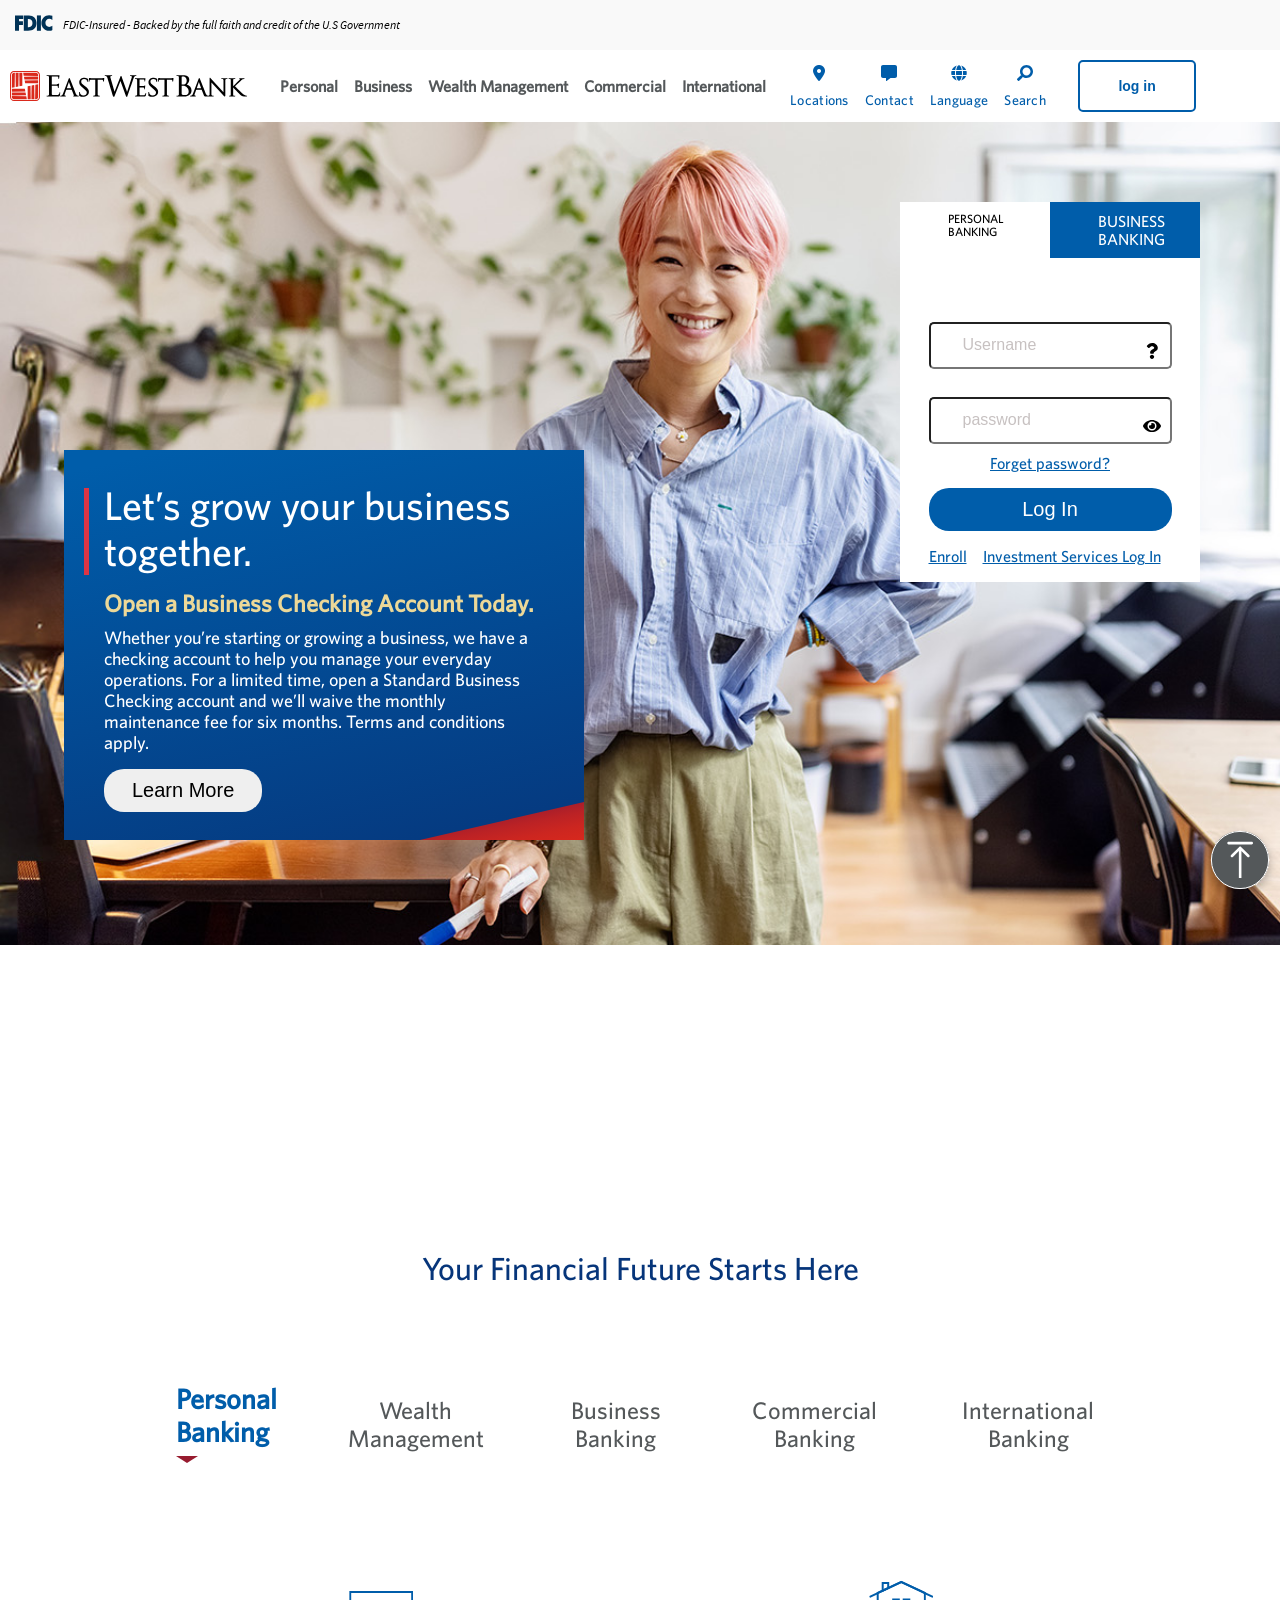
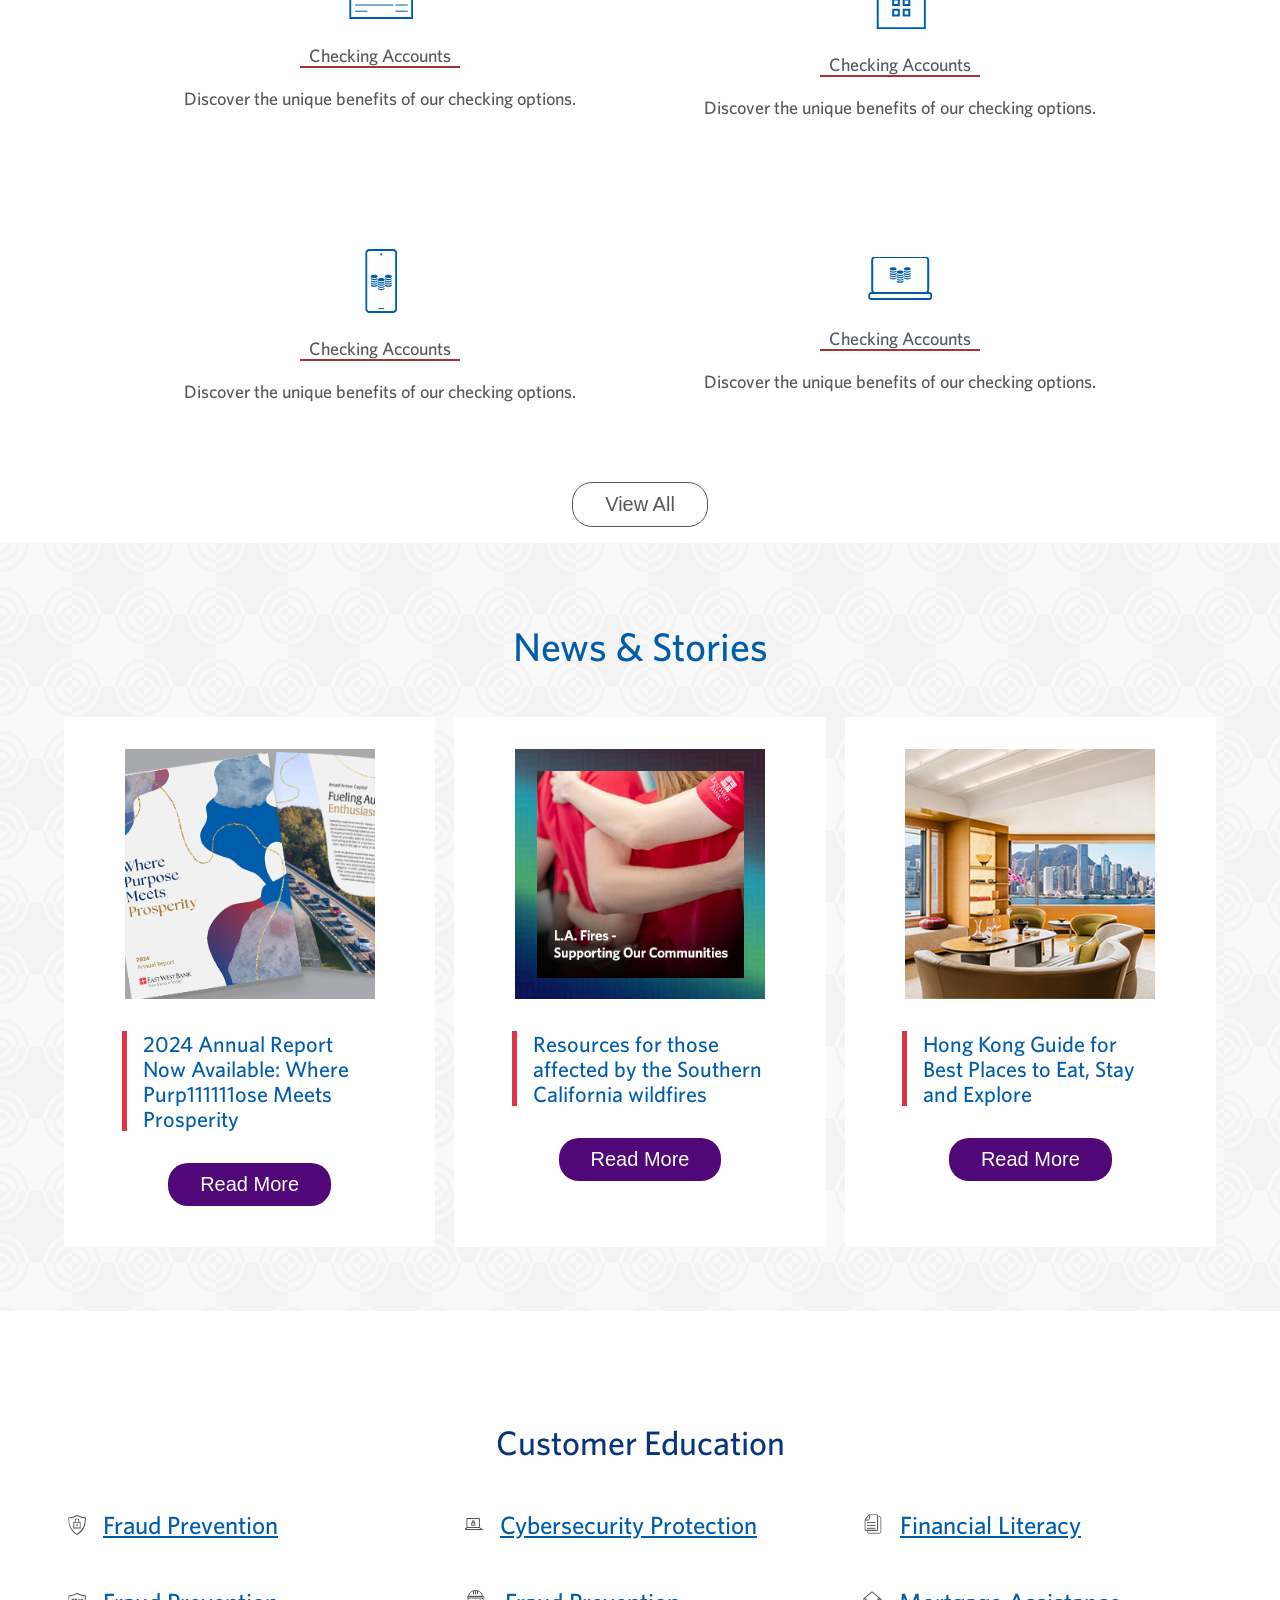
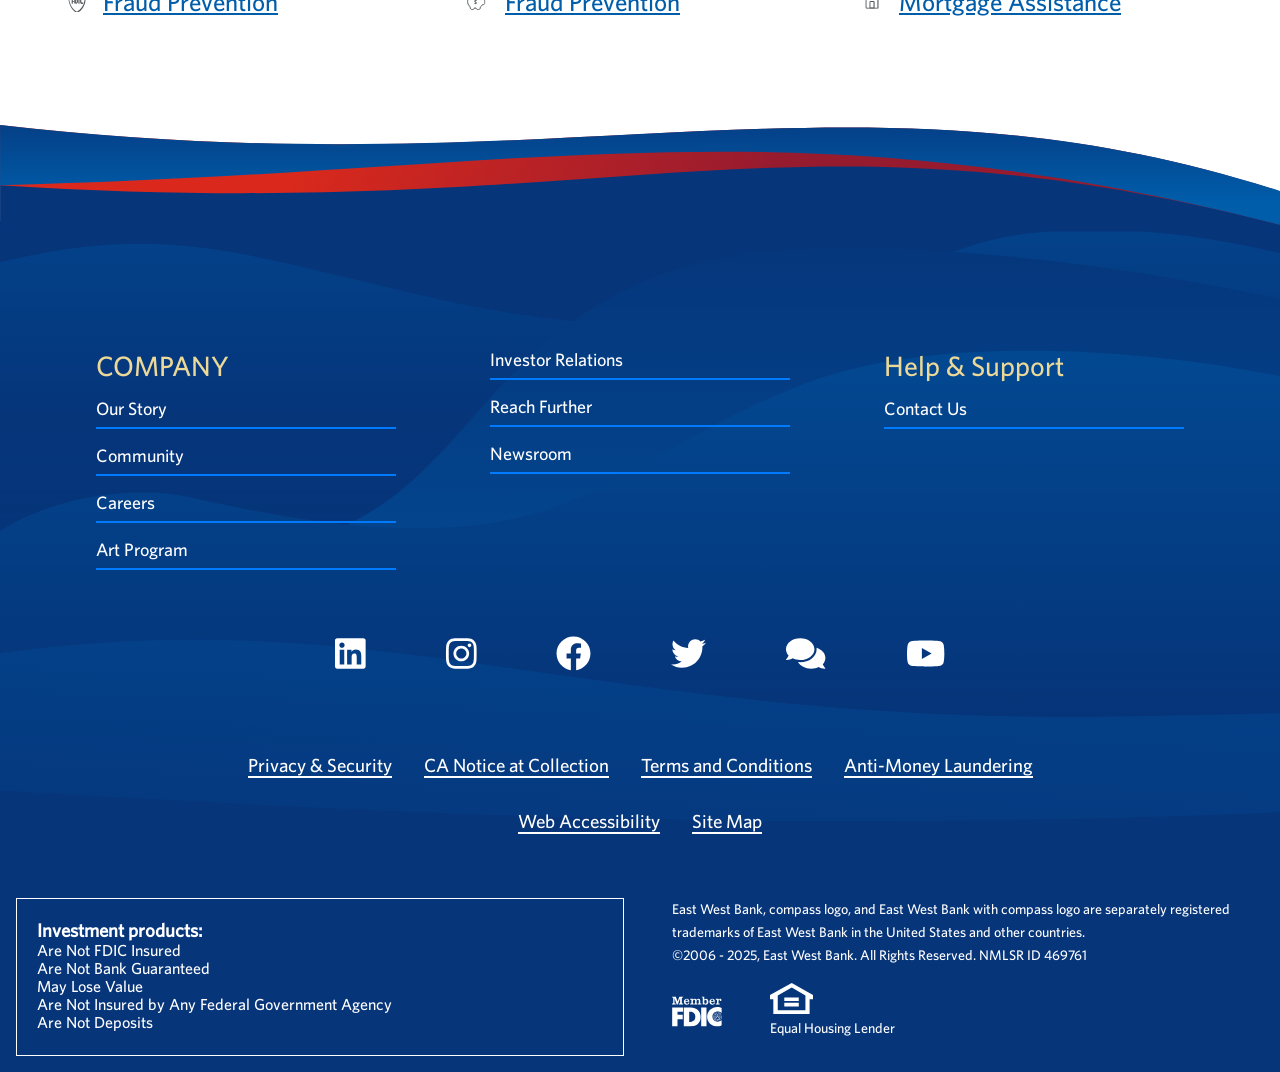
<file: docs/index.html>
<!DOCTYPE html>
<html lang="en">

<head>
    <meta charset="UTF-8">
    <meta name="viewport" content="width=device-width, initial-scale=1.0">
    <title>Document</title>
    <link rel="stylesheet" href="https://cdnjs.cloudflare.com/ajax/libs/font-awesome/6.0.0-beta3/css/all.min.css">
    <script src="./script/all.js"></script>
    <link rel="stylesheet" href="./style/style.css">
      
</head>

<body>
    <header>
        <nav>
            <div class="alert-navbar">
                <div class="top-nav-logo">
                    <img src="./assets/icons/US-FDIC-Logo-letters.svg" alt="">
                </div>
                <div class="topnav_text">
                    <p>FDIC-Insured - Backed by the full faith and credit of the U.S Government</p>
                </div>
            </div>
            <div class="main_navbar">
                <div class="nav_img">
                    <div class="humbuger_menu">
                        <span><i class="fa fa-bars"></i></span>
                    </div>
                    <img src="./assets/icons/EWB_Logo_Horz_black.svg" alt="">
                </div>
                <div class="nav_container">

                    <div class="nav_links">
                        <a href="">personal</a>
                        <a href="">business</a>
                        <a href="">wealth management</a>
                        <a href="">commercial</a>
                        <a href="">international</a>
                    </div>
                    <div class="nav_utilities">
                        <div class="utility">

                            <div class="location">
                                <span class="icon"><i class="fa-solid  fa-location-dot"></i></span>
                                <p>locations</p>
                            </div>
                            <div class="contact">
                                <span class="icon"><i class="fas fa-comment-alt"></i></span>
                                <p>contact</p>
                            </div>
                            <div class="language">
                                <span class="icon"><i class="fas fa-globe"></i></span>
                                <p>language</p>
                            </div>

                            <div class="search">
                                <span class="icon"><i class="fas fa-search fa-rotate-90"></i></span>
                                <p>search</p>
                            </div>
                        </div>
                    </div>
                </div>
                <button class="btn">log in</button>
            </div>
        </nav>
    </header>
    <section>
        <div class="hero_section">
            <div class="form_model">
                <div class="model_bar">
                    <p>PERSONAL BANKING</p>
                    <span class="model_span">BUSINESS BANKING </span>
                </div>
                <div class="form_field">
                    <span class="input">
                        <input type="text" id="input" placeholder="Username" name="">
                        <span class="icon"><i class="fas fa-question"></i></span>
                    </span> <br>
                    <span class="input">
                        <input type="text" id="input" placeholder="password" name="">
                        <span class="icon"><i class="fas fa-eye"></i></span>
                    </span>
                    <div class="forget_password">
                        <span><a href="">Forget password?</a></span>
                    </div>
                    <div class="form_btn">
                        <button>Log in</button>
                    </div>
                    <div class="enroll">
                        <a href="">Enroll</a>
                        <a href="">Investment Services Log In</a>

                    </div>
                </div>

            </div>
            <div class="model">
                <h1>Let’s grow your business together. </h1>
                <span class="border"></span>
                <h3>Open a Business Checking Account Today.</h3>
                <P>Whether you’re starting or growing a business, we have a checking account to help you manage your
                    everyday operations. For a limited time, open a Standard Business Checking account and we’ll waive
                    the monthly maintenance fee for six months. Terms and conditions apply.</P>
                <button class="btn_ctr">learn more</button>
            </div>
        </div>

    </section>


    <section>
        <div class="details_section ">
            <h1 class="tittle">Your Financial Future Starts Here</h1>
            <div class="stats wrapper">
                <div class="stats_text">
                    <h1>Personal <br>
                        Banking</h1>
                    <img src="./assets/icons/tab-caret.svg" alt="">
                </div>
                <a href="">Wealth Management</a>
                <a href="">Business Banking</a>
                <a href="">Commercial Banking</a>
                <a href="">International Banking </a>

            </div>

            <div class="details_card_container">
                <article class="card">
                    <div class="card_img">
                        <img src="./assets/images/account.png" alt="">
                    </div>
                    <div class="card_title">
                        <p class="sub_titile">Checking Accounts</p>
                        <p>Discover the unique benefits of our checking options.</p>
                    </div>
                </article>
                <article class="card">
                    <div class="card_img">
                        <img src="./assets/images/house.png" alt="">
                    </div>
                    <div class="card_title">
                        <p class="sub_titile">Checking Accounts</p>
                        <p>Discover the unique benefits of our checking options.</p>
                    </div>
                </article>
                <article class="card">
                    <div class="card_img">
                        <img src="./assets/images/phoneMOney.png" alt="">
                    </div>
                    <div class="card_title">
                        <p class="sub_titile">Checking Accounts</p>
                        <p>Discover the unique benefits of our checking options.</p>
                    </div>
                </article>
                <article class="card">
                    <div class="card_img">
                        <img src="./assets/images/money.png" alt="">
                    </div>
                    <div class="card_title">
                        <p class="sub_titile">Checking Accounts</p>
                        <p>Discover the unique benefits of our checking options.</p>
                    </div>
                </article>
            </div>
            <button class="btn_ctr">View All</button>
        </div>

    </section>

    <section>
        <div class="news" id="#">
            <h1>News & Stories</h1>
            <div class="news_card wrapper">
                <article class="card">
                    <div class="card_container">

                        <div class="card_img" >
                            <img id="hero_img" src="./assets/images/2024_EWB-Annual-Report_320x320.png" alt="">
                        </div>
                        <div class="card_title">
                            <h2>2024 Annual Report Now Available: Where Purp111111ose Meets Prosperity</h2>
                        </div>
                        <button class="btn1">Read More</button>
                    </div>

                </article>
                <article class="card">
                    <div class="card_container">

                        <div class="card_img">
                            <img src="./assets/images/la-wildfires-resources-east-west-bank-thumb.jpg" alt="">
                        </div>
                        <div class="card_title">
                            <h2>Resources for those affected by the Southern California wildfires</h2>
                        </div>
                        <button class="btn1">Read More</button>
                    </div>

                </article>
                <article class="card">
                    <div class="card_container">

                        <div class="card_img">
                            <img src="./assets/images/RF_HK-guide_SQ_20250318a.jpg" alt="">
                        </div>
                        <div class="card_title">
                            <h2>Hong Kong Guide for Best Places to Eat, Stay and Explore</h2>
                        </div>
                        <button class="btn1">Read More</button>
                    </div>

                </article>
            </div>
        </div>

        <div class="customer">
            <h1 class="title">Customer Education</h1>
            <div class="customer_card_container">

                <span class="customer_card">
                    <img src="./assets/images/security.png" alt="">
                    <a href="">Fraud Prevention</a>
                </span>
                <span class="customer_card">
                    <img src="./assets/images/protection.png" alt="">
                    <a href="">Cybersecurity Protection</a>
                </span>
                <span class="customer_card">
                    <img src="./assets/images/copy.png" alt="">
                    <a href="">Financial Literacy</a>
                </span>
                <span class="customer_card">
                    <img src="./assets/images/fac.png" alt="">
                    <a href="">Fraud Prevention</a>
                </span>
                <span class="customer_card">
                    <img src="./assets/images/overdraft.png" alt="">
                    <a href="">Fraud Prevention</a>
                </span>
                <span class="customer_card">
                    <img src="./assets/images/mortage.png" alt="">
                    <a href="">Mortgage Assistance</a>
                </span>
            </div>
        </div>
    </section>

    <footer>
        <div class="footer_wave">
            <img src="./assets/icons/footer-wave.svg" alt="">
        </div>

        <div class="footer_links_container">
            <div class="footer_links">
                <h2>COMPANY</h2>
                <a href="">Our Story</a>
                <a href="">Community</a>
                <a href="">Careers</a>
                <a href="">Art Program</a>

            </div>
            <div class="footer_links">
                <a href="">Investor Relations</a>
                <a href="">Reach Further</a>
                <a href="">Newsroom</a>
            </div>

            <div class="footer_links">
                <h2>Help & Support</h2>
                <a href="">Contact Us</a>

            </div>
        </div>

        <div class="socials">
            <div class="social_links">

                <span class="social_icons">
                    <i class="fab fa-linkedin"></i>
                </span>
                <span class="social_icons">
                    <i class="fab fa-instagram"></i>
                </span>
                <span class="social_icons">
                    <i class="fab fa-facebook"></i>
                </span>
                <span class="social_icons">
                    <i class="fab fa-twitter"></i>
                </span>
                <span class="social_icons">
                    <i class="fa fa-comments"></i>
                </span>
                <span class="social_icons">
                    <i class="fab fa-youtube"></i>
                </span>
            </div>
        </div>

        <div class="para_links">
            <div class="links">
                <a href="">Privacy & Security</a>
                <a href="">CA Notice at Collection</a>
                <a href="">Terms and Conditions</a>
                <a href="">Anti-Money Laundering</a>
                <a href="">Web Accessibility</a>
                <a href="">Site Map</a>
            </div>
        </div>

        <div class="investments">
            <div class="investment_groups">
                <div class="stats_one">
                    <h3>Investment products:</h3>

                    <div class="stats_one">
                        <p>Are Not FDIC Insured</p>
                        <p>Are Not Bank Guaranteed</p>
                        <p>May Lose Value</p>
                    </div>
                    <div class="stats_two">
                        <p>Are Not Insured by Any Federal Government Agency</p>
                        <p>Are Not Deposits</p>
                    </div>
                </div>
            </div>

            <div class="investment_details">
                <p>East West Bank, compass logo, and East West Bank with compass logo are separately registered
                    trademarks of East West Bank in the United States and other countries.</p>
                <div class="copy_right">
                    <p>©2006 - 2025, East West Bank. All Rights Reserved.
                        NMLSR ID 469761</p>
                </div>

                <div class="footer_logo">
                    <img src="./assets/icons/FDIC-logo.svg" alt="">
                    <div class="footer_img">
                        <img src="./assets/icons/house-lender.svg" alt="">
                        <p>Equal Housing Lender</p>
                    </div>
                </div>
            </div>
        </div>

        <div class="back-to-top-arrow">
            <a href="#">
                <img src="./assets/icons/back-to-top-arrow.svg" alt="">
            </a>
        </div>
    </footer>
    <script src="./script/index.js"></script>
</body>

</html>
</file>
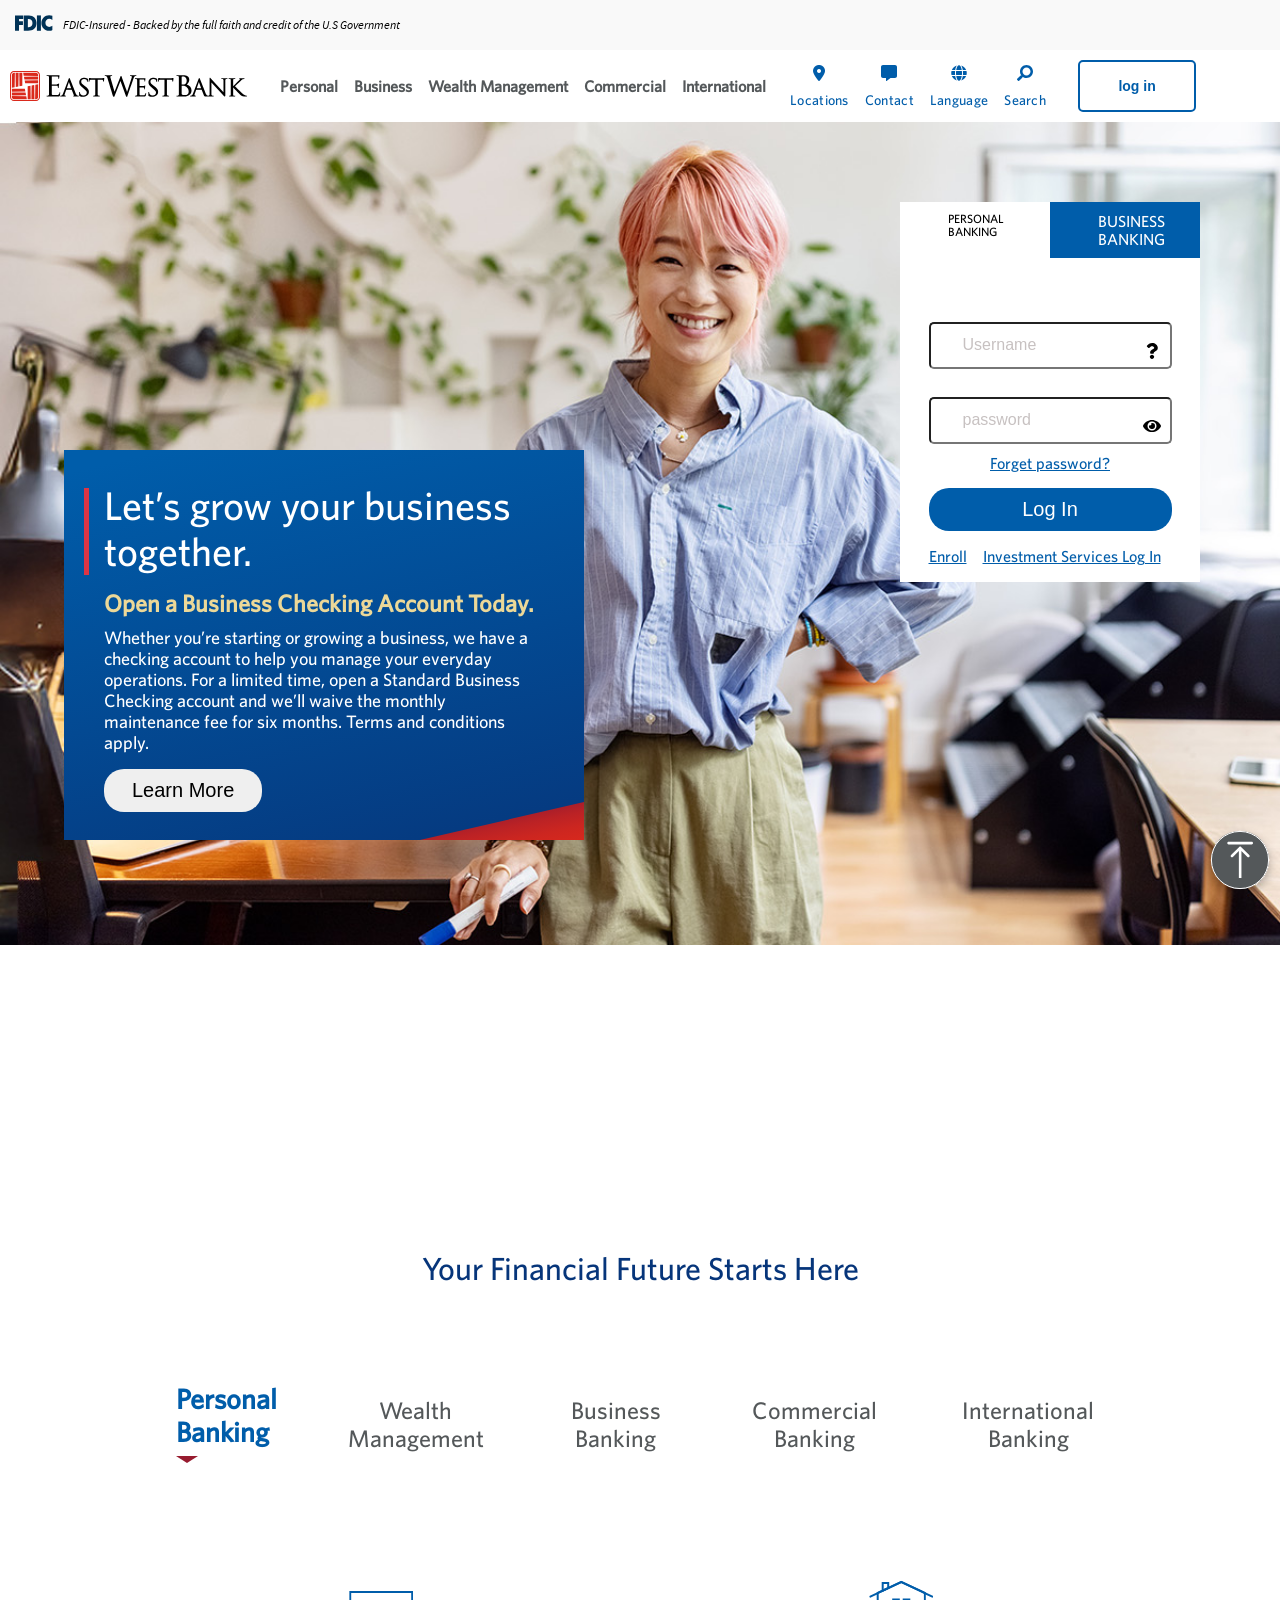
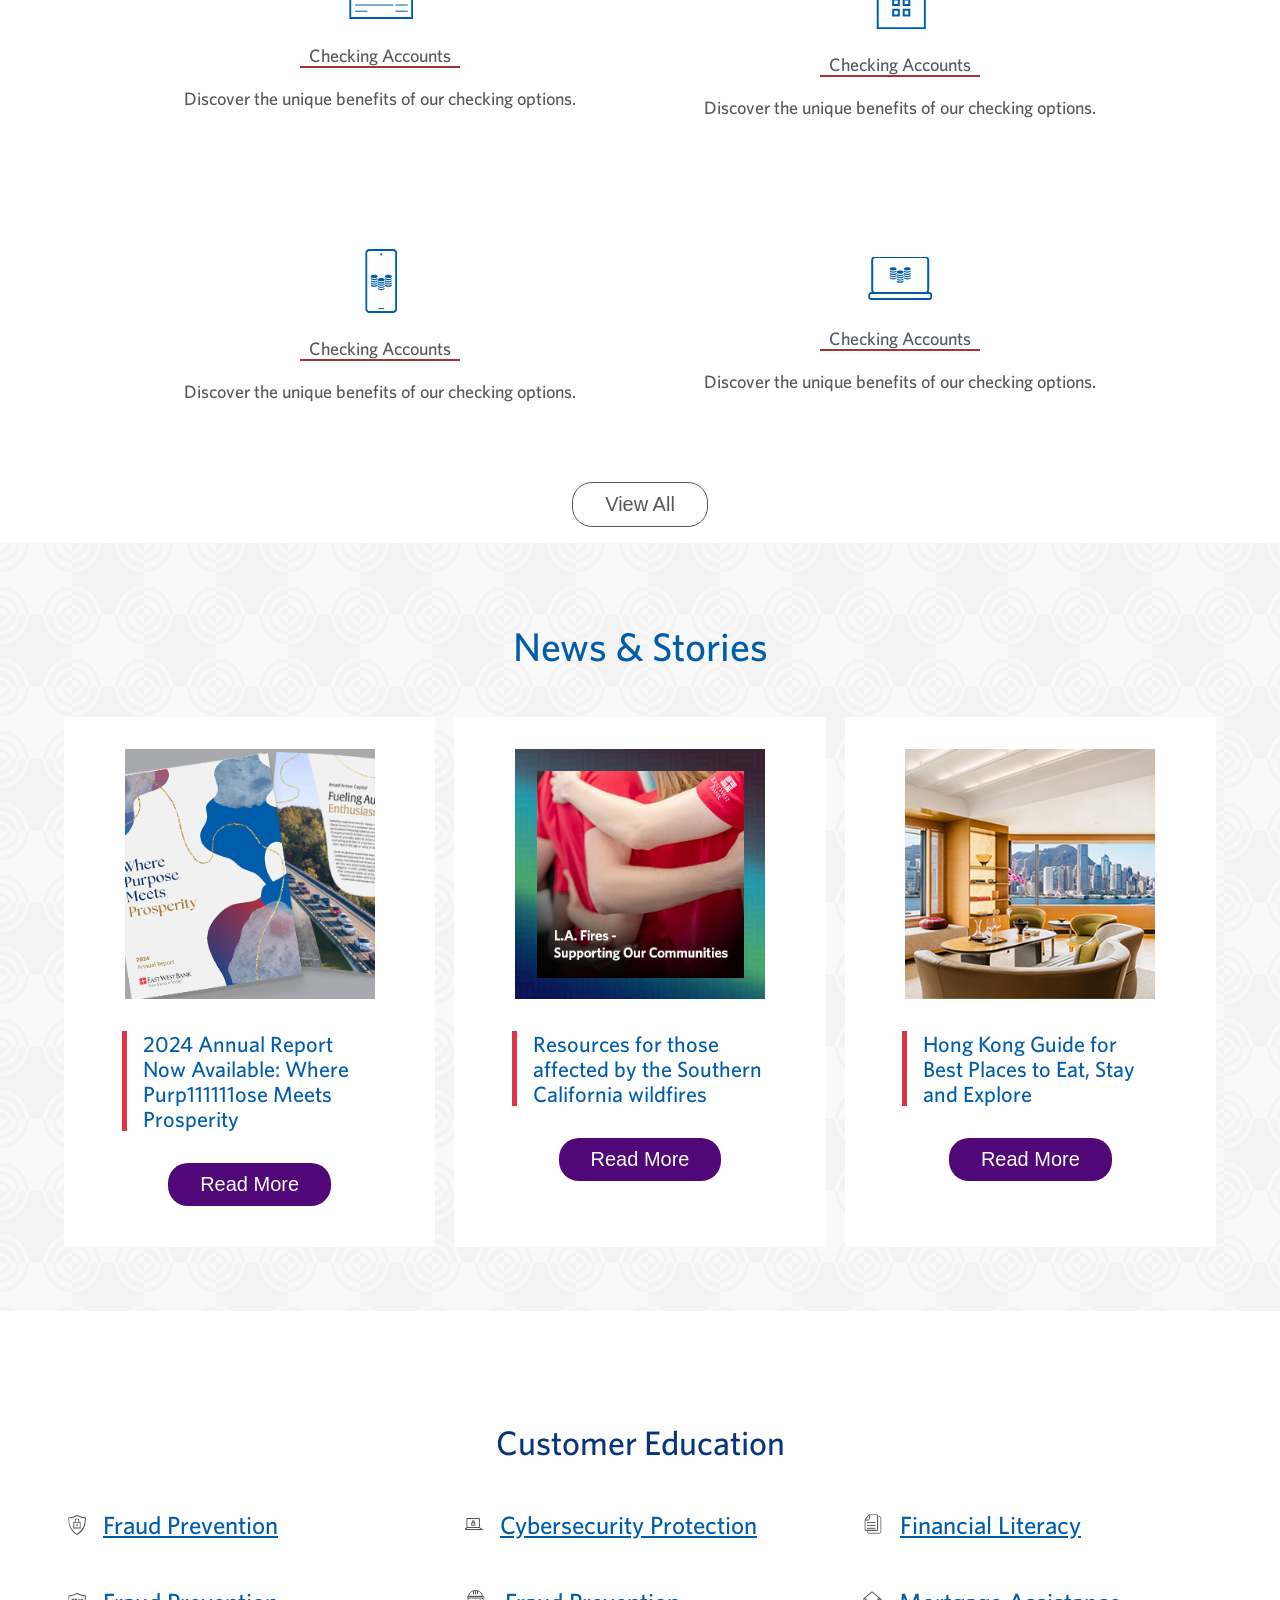
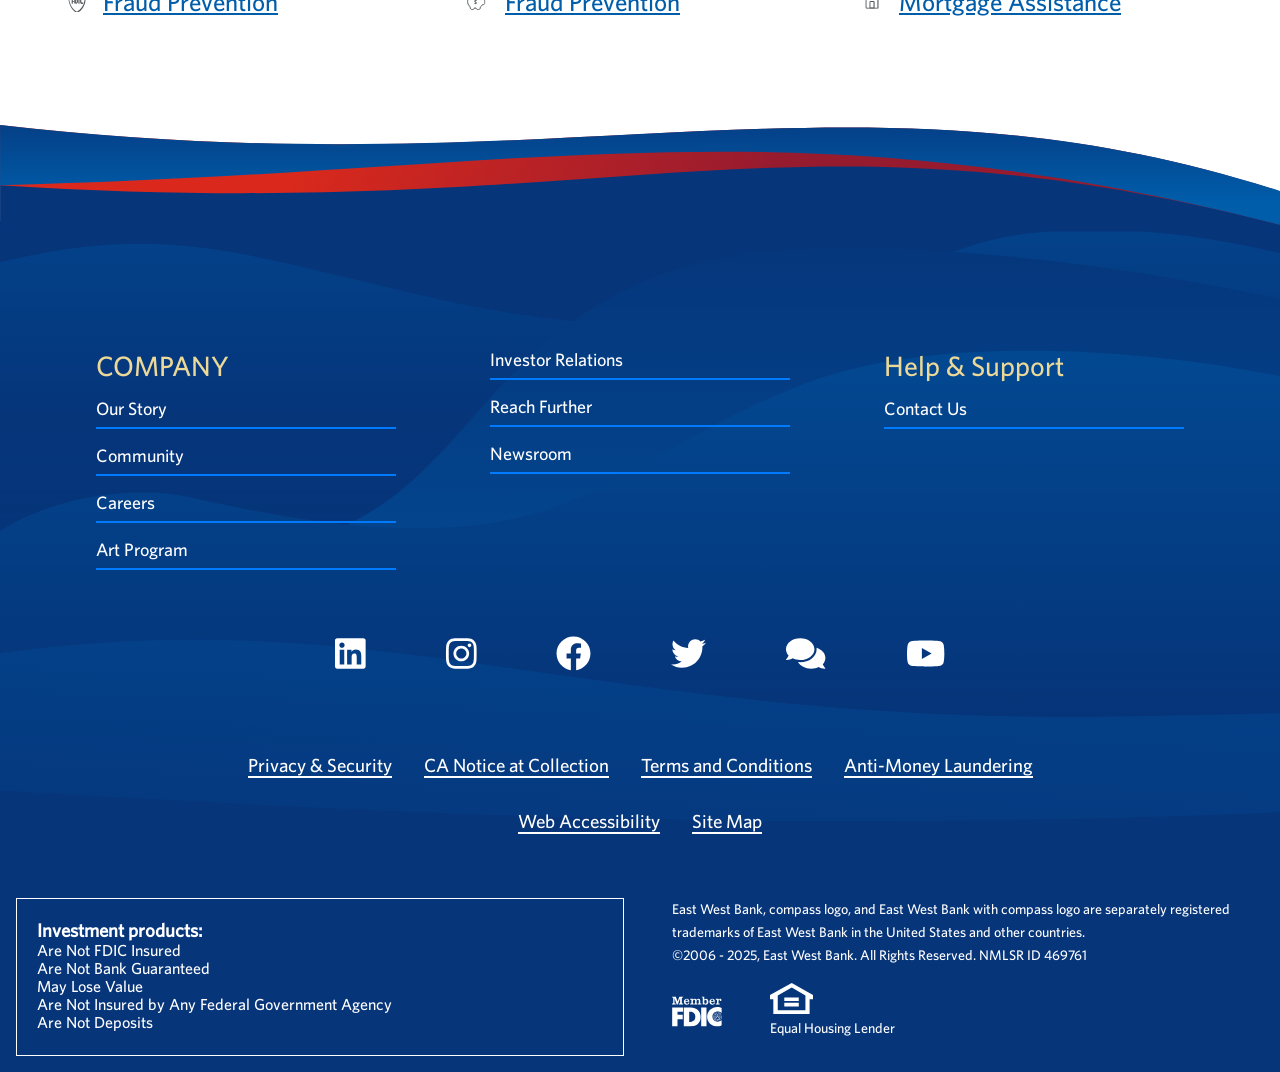
<file: public/index.html>
<!DOCTYPE html>
<html lang="en">

<head>
    <meta charset="UTF-8">
    <meta name="viewport" content="width=device-width, initial-scale=1.0">
    <title>Document</title>
    <link rel="stylesheet" href="https://cdnjs.cloudflare.com/ajax/libs/font-awesome/6.0.0-beta3/css/all.min.css">
    <script src="./script/all.js"></script>
    <link rel="stylesheet" href="./style/style.css">

</head>

<body>
    <header>
        <nav>
            <div class="alert-navbar">
                <div class="top-nav-logo">
                    <img src="./assets/icons/US-FDIC-Logo-letters.svg" alt="">
                </div>
                <div class="topnav_text">
                    <p>FDIC-Insured - Backed by the full faith and credit of the U.S Government</p>
                </div>
            </div>
            <div class="main_navbar">
                <div class="nav_img">
                    <div class="humbuger_menu">
                        <span><i class="fa fa-bars"></i></span>
                    </div>
                    <img src="./assets/icons/EWB_Logo_Horz_black.svg" alt="">
                </div>
                <div class="nav_container">

                    <div class="nav_links">
                        <a href="">personal</a>
                        <a href="">business</a>
                        <a href="">wealth management</a>
                        <a href="">commercial</a>
                        <a href="">international</a>
                    </div>
                    <div class="nav_utilities">
                        <div class="utility">

                            <div class="location">
                                <span class="icon"><i class="fa-solid  fa-location-dot"></i></span>
                                <p>locations</p>
                            </div>
                            <div class="contact">
                                <span class="icon"><i class="fas fa-comment-alt"></i></span>
                                <p>contact</p>
                            </div>
                            <div class="language">
                                <span class="icon"><i class="fas fa-globe"></i></span>
                                <p>language</p>
                            </div>

                            <div class="search">
                                <span class="icon"><i class="fas fa-search fa-rotate-90"></i></span>
                                <p>search</p>
                            </div>
                        </div>
                    </div>
                </div>
                <button class="btn">log in</button>
            </div>
        </nav>
    </header>
    <section>
        <div class="hero_section">
            <div class="form_model">
                <div class="model_bar">
                    <p>PERSONAL BANKING</p>
                    <span class="model_span">BUSINESS BANKING </span>
                </div>
                <div class="form_field">
                    <span class="input">
                        <input type="text" id="input" placeholder="Username" name="">
                        <span class="icon"><i class="fas fa-question"></i></span>
                    </span> <br>
                    <span class="input">
                        <input type="text" id="input" placeholder="password" name="">
                        <span class="icon"><i class="fas fa-eye"></i></span>
                    </span>
                    <div class="forget_password">
                        <span><a href="">Forget password?</a></span>
                    </div>
                    <div class="form_btn">
                        <button>Log in</button>
                    </div>
                    <div class="enroll">
                        <a href="">Enroll</a>
                        <a href="">Investment Services Log In</a>

                    </div>
                </div>

            </div>
            <div class="model">
                <h1>Let’s grow your business together. </h1>
                <span class="border"></span>
                <h3>Open a Business Checking Account Today.</h3>
                <P>Whether you’re starting or growing a business, we have a checking account to help you manage your
                    everyday operations. For a limited time, open a Standard Business Checking account and we’ll waive
                    the monthly maintenance fee for six months. Terms and conditions apply.</P>
                <button class="btn_ctr">learn more</button>
            </div>
        </div>

    </section>


    <section>
        <div class="details_section ">
            <h1 class="tittle">Your Financial Future Starts Here</h1>
            <div class="stats wrapper">
                <div class="stats_text">
                    <h1>Personal <br>
                        Banking</h1>
                    <img src="./assets/icons/tab-caret.svg" alt="">
                </div>
                <a href="">Wealth Management</a>
                <a href="">Business Banking</a>
                <a href="">Commercial Banking</a>
                <a href="">International Banking </a>

            </div>

            <div class="details_card_container">
                <article class="card">
                    <div class="card_img">
                        <img src="./assets/images/account.png" alt="">
                    </div>
                    <div class="card_title">
                        <p class="sub_titile">Checking Accounts</p>
                        <p>Discover the unique benefits of our checking options.</p>
                    </div>
                </article>
                <article class="card">
                    <div class="card_img">
                        <img src="./assets/images/house.png" alt="">
                    </div>
                    <div class="card_title">
                        <p class="sub_titile">Checking Accounts</p>
                        <p>Discover the unique benefits of our checking options.</p>
                    </div>
                </article>
                <article class="card">
                    <div class="card_img">
                        <img src="./assets/images/phoneMOney.png" alt="">
                    </div>
                    <div class="card_title">
                        <p class="sub_titile">Checking Accounts</p>
                        <p>Discover the unique benefits of our checking options.</p>
                    </div>
                </article>
                <article class="card">
                    <div class="card_img">
                        <img src="./assets/images/money.png" alt="">
                    </div>
                    <div class="card_title">
                        <p class="sub_titile">Checking Accounts</p>
                        <p>Discover the unique benefits of our checking options.</p>
                    </div>
                </article>
            </div>
            <button class="btn_ctr">View All</button>
        </div>

    </section>

    <section>
        <div class="news" id="#">
            <h1>News & Stories</h1>
            <div class="news_card wrapper">
                <article class="card">
                    <div class="card_container">

                        <div class="card_img">
                            <img id="hero_img" src="./assets/images/2024_EWB-Annual-Report_320x320.png" alt="">
                        </div>
                        <div class="card_title">
                            <h2>2024 Annual Report Now Available: Where Purp111111ose Meets Prosperity</h2>
                        </div>
                        <button class="btn1">Read More</button>
                    </div>

                </article>
                <article class="card">
                    <div class="card_container">

                        <div class="card_img">
                            <img src="./assets/images/la-wildfires-resources-east-west-bank-thumb.jpg" alt="">
                        </div>
                        <div class="card_title">
                            <h2>Resources for those affected by the Southern California wildfires</h2>
                        </div>
                        <button class="btn1">Read More</button>
                    </div>

                </article>
                <article class="card">
                    <div class="card_container">

                        <div class="card_img">
                            <img src="./assets/images/RF_HK-guide_SQ_20250318a.jpg" alt="">
                        </div>
                        <div class="card_title">
                            <h2>Hong Kong Guide for Best Places to Eat, Stay and Explore</h2>
                        </div>
                        <button class="btn1">Read More</button>
                    </div>

                </article>
            </div>
        </div>

        <div class="customer">
            <h1 class="title">Customer Education</h1>
            <div class="customer_card_container">

                <span class="customer_card">
                    <img src="./assets/images/security.png" alt="">
                    <a href="">Fraud Prevention</a>
                </span>
                <span class="customer_card">
                    <img src="./assets/images/protection.png" alt="">
                    <a href="">Cybersecurity Protection</a>
                </span>
                <span class="customer_card">
                    <img src="./assets/images/copy.png" alt="">
                    <a href="">Financial Literacy</a>
                </span>
                <span class="customer_card">
                    <img src="./assets/images/fac.png" alt="">
                    <a href="">Fraud Prevention</a>
                </span>
                <span class="customer_card">
                    <img src="./assets/images/overdraft.png" alt="">
                    <a href="">Fraud Prevention</a>
                </span>
                <span class="customer_card">
                    <img src="./assets/images/mortage.png" alt="">
                    <a href="">Mortgage Assistance</a>
                </span>
            </div>
        </div>
    </section>

    <footer>
        <div class="footer_wave">
            <img src="./assets/icons/footer-wave.svg" alt="">
        </div>

        <div class="footer_links_container">
            <div class="footer_links">
                <h2>COMPANY</h2>
                <a href="">Our Story</a>
                <a href="">Community</a>
                <a href="">Careers</a>
                <a href="">Art Program</a>

            </div>
            <div class="footer_links">
                <a href="">Investor Relations</a>
                <a href="">Reach Further</a>
                <a href="">Newsroom</a>
            </div>

            <div class="footer_links">
                <h2>Help & Support</h2>
                <a href="">Contact Us</a>

            </div>
        </div>

        <div class="socials">
            <div class="social_links">

                <span class="social_icons">
                    <i class="fab fa-linkedin"></i>
                </span>
                <span class="social_icons">
                    <i class="fab fa-instagram"></i>
                </span>
                <span class="social_icons">
                    <i class="fab fa-facebook"></i>
                </span>
                <span class="social_icons">
                    <i class="fab fa-twitter"></i>
                </span>
                <span class="social_icons">
                    <i class="fa fa-comments"></i>
                </span>
                <span class="social_icons">
                    <i class="fab fa-youtube"></i>
                </span>
            </div>
        </div>

        <div class="para_links">
            <div class="links">
                <a href="">Privacy & Security</a>
                <a href="">CA Notice at Collection</a>
                <a href="">Terms and Conditions</a>
                <a href="">Anti-Money Laundering</a>
                <a href="">Web Accessibility</a>
                <a href="">Site Map</a>
            </div>
        </div>

        <div class="investments">
            <div class="investment_groups">
                <div class="stats_one">
                    <h3>Investment products:</h3>

                    <div class="stats_one">
                        <p>Are Not FDIC Insured</p>
                        <p>Are Not Bank Guaranteed</p>
                        <p>May Lose Value</p>
                    </div>
                    <div class="stats_two">
                        <p>Are Not Insured by Any Federal Government Agency</p>
                        <p>Are Not Deposits</p>
                    </div>
                </div>
            </div>

            <div class="investment_details">
                <p>East West Bank, compass logo, and East West Bank with compass logo are separately registered
                    trademarks of East West Bank in the United States and other countries.</p>
                <div class="copy_right">
                    <p>©2006 - 2025, East West Bank. All Rights Reserved.
                        NMLSR ID 469761</p>
                </div>

                <div class="footer_logo">
                    <img src="./assets/icons/FDIC-logo.svg" alt="">
                    <div class="footer_img">
                        <img src="./assets/icons/house-lender.svg" alt="">
                        <p>Equal Housing Lender</p>
                    </div>
                </div>
            </div>
        </div>

        <div class="back-to-top-arrow">
            <a href="#">
                <img src="./assets/icons/back-to-top-arrow.svg" alt="">
            </a>
        </div>
    </footer>
    <script src="./script/index.js"></script>
</body>

</html>
</file>
<file: docs/style/style.css>
* {
    padding: 0;
    margin: 0;
    box-sizing: border-box;
}

@font-face {
    font-family: 'Sanpro-italic';
    src: url(../assets/fonts/source-sans-pro-italic.ttf);
}

@font-face {
    font-family: 'Sanpro-regular';
    src: url(../assets/fonts/source-sans-pro-regular.ttf);
}

@font-face {
    font-family: 'whitneymedium';
    src: url(../assets/fonts/whitney-2/whitneymedium.otf);
}

body,
html {
    font-family: 'whitneymedium';
    overflow-x: hidden !important;
    scroll-behavior: smooth !important;
}


.wrapper {
    width: 90%;
    margin: 0 auto;
}

:root {
    --header-color: #f9f9f9;
    --hover-color: #ecd898;
    --hover-colorlinks: rgb(167, 50, 50);
    --colorblue: #54585a;
    --blue: #007bff;
    --deepblue: #06357a;
    --bluelight: #005daa;
    --indigo: #6610f2;
    --purple: #6f42c1;
    --deeppurple: #500778;
    ;
    --pink: #e83e8c;
    --red: #dc3545;
    --orange: #fd7e14;
    --yellow: #ffc107;
    --green: #28a745;
    --teal: #20c997;
    --cyan: #17a2b8;
    --white: #fff;
    --gray: #6c757d;
    --gray-dark: #343a40;
    --primary: #007bff;
    --secondary: #6c757d;
    --success: #28a745;
    --info: #17a2b8;
    --warning: #ffc107;
    --danger: #dc3545;
    --light: #f8f9fa;
    --dark: #343a40;
    --padding: 12px 3.5rem;
    --padding_main: 2.1rem 3.5rem;
}

header {
    max-width: 100% !important;

    .alert-navbar {
        display: flex;
        align-items: center;
        padding: var(--padding);
        gap: 10px;
        font-family: 'Sanpro-italic';
        background-color: var(--header-color);
        font-weight: 100;
        font-size: 12px;
    }

    .main_navbar {
        min-width: 100%;
        padding: var(--padding_main);
        display: flex;
        align-items: center;
        width: 100%;
        gap: 2rem;
        align-items: center;

        .nav_img {
            display: flex;
            justify-content: center;
            align-items: center;
            gap: 1rem;

            .humbuger_menu {
                display: none;
            }
}

.nav_container {
    display: flex;
    justify-content: space-between;
    align-items: center;
    gap: 1.5rem;


    .nav_links {
        display: flex;
        gap: 1rem;

        a {
            text-decoration: none;
            color: var(--colorblue);
            text-transform: capitalize;
            font-weight: 700;
        }

        a:hover {
            color: var(--blue);
            text-decoration: underline;
        }
    }


}

        .nav_utilities {
            display: flex;
            justify-content: center;
            align-items: center;
            gap: 1rem;
            margin-left: 2.2rem;

            .utility {
                display: flex;
                justify-content: center;
                align-items: center;
                gap: 1rem;
            }

            .location,
            .contact,
            .language,
            .search {
                display: flex;
                justify-content: center;
                align-items: center;
                flex-direction: column;
                gap: 10px;

                .icon,
                p {
                    font-weight: 100 !important;
                    color: var(--bluelight);
                    text-transform: capitalize;
                }

                p {
                    font-size: 14px;
                    letter-spacing: .3px;
                }
            }

            .location:hover *,
            .contact:hover *,
            .language:hover *,
            .search:hover * {
                color: var(--hover-colorlinks) !important;
            }

            .btn {
                padding: 19px;
                font-size: 14px;
                text-transform: uppercase;
                font-weight: 700;
                margin-left: 1rem;
                border: 2px solid var(--bluelight);
                color: var(--bluelight);
                background-color: transparent;
                border-radius: 5px;
            }

            .btn:hover {
                color: var(--white);
                background-color: var(--bluelight);
                border-radius: 5px;
            }

        }

        .btn {
            padding: 1rem 2.4rem;
            font-weight: 600;
            border-radius: 5px;
            background-color: transparent;
            font-size: 14px;
            border: 2px solid var(--bluelight);
            color: var(--bluelight);
        }

        .btn:hover {
            background-color: var(--bluelight);
            color: var(--white);
        }
    }
}

.hero_section {
    background-image: url(../assets/images/grow-business-togather.jpg);
    background-position: 60% top;
    background-repeat: no-repeat;
    background-size: 160% auto;
    height: 120vh;
    width: 100%;
    position: relative;

    .form_model {
        width: 300px;
        position: absolute;
        height: 380px;
        right: 5rem;
        top: 5rem;
        background-color: var(--white);

        .model_bar {
            margin-bottom: 4rem;
            display: grid;
            grid-template-columns: 50% 50%;

            P {
                font-size: 12px;
                padding: 10px 3rem;
            }

            .model_span {
                padding: 10px 3rem;
                background-color: var(--bluelight);
                color: var(--white);
            }
        }

        .form_field {
            margin: auto;
            text-align: center;
            width: 243px;

            .input {
                display: flex;
                position: relative;
                justify-content: space-between;
                justify-content: center;
                align-items: center;



                .icon {
                    width: 20px;
                    position: absolute;
                    right: 10px;
                }

                #input {
                    padding: 14px 2rem;
                    width: 100%;
                    border-radius: 5px;
                    outline: none;
                    margin-bottom: 10px;
                }

                input::placeholder {
                    font-size: 16px;
                    color: rgb(199, 193, 193);
                }

            }

            #input:focus {
                border: 1px solid var(--hover-color);
            }

            .forget_password a {
                color: var(--bluelight);
                margin-bottom: 10rem;
            }

            .form_btn button {
                padding: 10px 28px;
                display: inline-block;
                width: 100%;
                border-radius: 20px;
                border: none;
                margin: 1rem 0;
                text-transform: capitalize;
                font-size: 20px;
                transition: .2s;
                background-color: var(--bluelight);
                color: var(--white);
            }

            .enroll {
                display: flex;
                gap: 1rem;

                a {
                    color: var(--bluelight);
                }
            }
        }

    }

    .model {
        width: 520px;
        height: 390px;
        position: relative;
        top: 20.5rem;
        left: 4rem;
        color: var(--white);
        background-color: var(--bluelight);
        padding: 2rem 2.5rem;
        background: url(../assets/icons/corner-angle.svg) no-repeat bottom right, linear-gradient(166.9deg, #005daa 4.55%, #06357a 107.1%);

        .border {
            border-left: 5px solid var(--red) !important;
            position: absolute;
            top: 38px;
            left: 20px;
            height: 87px;
        }

        h1 {
            font-size: 40px;
            font-weight: 500;
            margin-bottom: 5px;
        }

        h3 {
            font-size: 24px;
            font-weight: 600;
            padding: 10px 0;
            color: var(--hover-color);
        }

        p {
            font-size: 18px;
        }

        .btn_ctr {
            padding: 10px 28px;
            border-radius: 20px;
            border: none;
            margin: 1rem 0;
            text-transform: capitalize;
            font-size: 20px;
            transition: .2s;
        }

        .btn_ctr:hover {
            background-color: var(--bluelight);
            color: var(--white);
            transition: .5s;
        }
    }

}

.details_section {
    display: flex;
    justify-content: center;
    align-items: center;
    flex-direction: column;

    .tittle {
        font-size: 32px;
        color: var(--deepblue);
        font-weight: 400;
        padding: 3rem 0;
    }

    .stats {
        display: flex;
        justify-content: space-between;
        align-items: center;
        gap: 4rem;
        padding: 3rem 7rem;

        .stats_text {
            h1 {
                font-size: 28px;
                color: var(--bluelight);
            }
        }

        a {
            font-size: 24px;
            text-align: center;
            color: var(--colorblue);
            text-decoration: none;

        }

        a:hover {
            color: var(--hover-color);
        }
    }

    .details_card_container {
        display: grid;
        grid-template-columns: 1fr 1fr;
        justify-content: space-between;
        align-items: center;

        .card {
            text-align: center;
            width: 100%;
            padding: 4rem;

            .card_title {

                .sub_titile {
                    margin: 20px auto;
                    width: 160px;
                    border-bottom: 2px solid var(--hover-colorlinks);
                }

                .sub_titile:hover {
                    color: var(--hover-colorlinks);
                }

                p {
                    font-size: 18px;
                    color: var(--colorblue);
                }
            }
        }
    }

    .btn_ctr {
        padding: 10px 32px;
        border-radius: 20px;
        margin: 1rem 0;
        text-transform: capitalize;
        background-color: transparent;
        border: 1px solid;
        font-size: 20px;
        transition: .2s;
        color: var(--colorblue);
    }

    .btn_ctr:hover {
        background-color: var(--bluelight);
        color: var(--white);
        transition: .5s;
    }
}

.news {
    background-image: url(../assets/images/storybackground-gry.png);
    padding: 4rem 0;

    h1 {
        text-align: center;
        font-size: 40px;
        font-weight: 400;
        color: var(--bluelight);
        padding: 1rem 0 3rem 0;

    }

    .news_card {
        display: flex;
        gap: 1.2rem;

        .card {
            width: 450px;
            height: 530px;
            padding: 2rem;
            background-color: var(--white);

            .card_container {
                display: flex;
                justify-content: center;
                align-items: center;
                flex-direction: column;
            }

            .card_img {
                display: flex;
                justify-content: center;
                align-items: center;
                padding-bottom: 2rem;

                img {
                    width: 250px;
                    margin: auto;
                }
            }

            .card_title {
                h2 {
                    text-align: left;
                    font-size: 22px;
                    width: 256px;
                    font-weight: 500;
                    padding-left: 1rem;
                    border-left: 5px solid var(--danger);
                    color: var(--bluelight);
                }
            }

            .btn1 {
                padding: 10px 32px;
                border-radius: 20px;
                margin: 2rem 0;
                text-transform: capitalize;
                background-color: transparent;
                border: none;
                font-size: 20px;
                transition: .2s;
                color: var(--white);
                background-color: var(--deeppurple);
            }

            .btn1:hover {
                background-color: transparent;
                border: 1px solid var(--deeppurple);
                color: var(--colorblue);
            }
        }
    }
}


.customer {
    display: flex;
    align-items: center;
    flex-direction: column;
    height: 350px;

    h1 {
        font-size: 34px;
        color: var(--deepblue);
        font-weight: 500;
        padding: 7rem 0 3rem 0;
    }

    .customer_card_container {
        display: grid;
        grid-template-columns: repeat(3, 1fr);
        gap: 3rem;
        width: fit-content;

        .customer_card {
            display: flex;
            gap: 1rem;
            align-items: center;
            width: 390px;

            a {
                font-size: 25px;
                color: var(--bluelight);
            }

            a:hover {
                color: var(--hover-colorlinks);
            }
        }
    }
}

footer {
    background: var(--deepblue) url(../assets/icons/footer-BG-DT.svg);
    background-repeat: no-repeat;
    position: relative;
    height: auto;

    .footer_wave {
        height: auto !important;

        img {
            position: absolute;
            top: -6rem;
            width: 100%;
        }
    }

    .footer_links_container {
        display: flex;
        justify-content: space-between;
        align-items: flex-start;
        padding: 8rem 6rem 2rem 6rem;
        margin-top: 10rem;

        .footer_links {
            display: flex;
            justify-content: flex-start;
            flex-direction: column;
            flex-wrap: wrap;
            width: 300px;
            gap: 1rem;

            a {
                color: var(--white);
                font-size: 18px;
                text-decoration: none;
                float: left;
                padding-bottom: 8px;
                border-bottom: 2px solid var(--blue);
            }

            a:hover {
                color: var(--hover-color);
            }

            h2 {
                font-size: 28px;
                font-weight: 300;
                color: var(--hover-color);
            }
        }

    }

    .socials {
        display: flex;
        justify-content: center;
        align-items: center;
        flex-wrap: wrap;
        margin-top: 2rem;


        .social_links {
            gap: 5rem;
            display: flex;
            justify-content: center;
            align-items: center;
            flex-direction: row;
            flex-wrap: wrap;
        }

        .social_icons {
            font-size: 35px;
            color: var(--white);
        }

        .social_icons:hover {
            color: var(--hover-color);
        }
    }

    .para_links {
        display: flex;
        justify-content: center;
        align-items: center;
        padding: 5rem 0 3rem 0;

        .links {
            width: 70%;
            display: flex;
            flex-wrap: wrap;
            justify-content: center !important;
            align-items: center !important;
            gap: 2rem;

            a {
                text-align: center;
                text-decoration: none;
                font-size: 19px;
                color: var(--white);
                border-bottom: 2px solid var(--white);
            }

            a:hover {
                color: var(--hover-color);
                border-color: var(--hover-color);
            }
        }
    }

    .investments {
        display: grid;
        grid-template-columns: 50% 50%;
        gap: 1rem;
        color: var(--white);

        .investment_groups {
            padding: 10px;
            margin: 1rem;
            border: 1px solid var(--white);
            padding: 20px;

            .investment_stats {
                h3 {
                    font-size: 15px;
                }

                .stats_one {
                    padding: 20px 0;
                    display: flex;
                    justify-content: space-between;
                    align-items: center;
                }

                .stats_two {
                    padding: 10px 0;
                    display: flex;
                    justify-content: space-between;
                    align-items: center;
                    gap: 1rem;
                }
            }
        }
    }

    .investment_details {
        margin: 1rem;

        P {
            font-size: 14px;
            line-height: 23px;
            font-weight: 100;
        }

        .footer_logo {
            display: flex;
            align-items: center;
            flex-wrap: wrap;
            gap: 3rem;
            margin: 1rem 0;
        }
    }

    .back-to-top-arrow img {
        position: fixed !important;
        right: 0;
        bottom: 0;
    }
}






@media screen and (max-width:1309px) {
    .alert-navbar {
        padding: 15px !important;
    }

    .main_navbar {
        min-width: 100% !important;
        gap: 1rem;
        padding: 10px !important;

        .nav_links {
            gap: 2rem !important;
        }

        .nav_links {
            gap: 1rem !important;
        }

        .nav_utilities {
            margin-left: 0 !important;
            gap: 3rem !important;
        }

    }

    .customer_card_container {
        .customer_card {
            margin: auto;
            gap: 1rem !important;
            width: 350px !important;
        }
    }
}

@media screen and (max-width:1190px) {

    .alert-navbar {
        padding: 10px 20px !important;
    }

    .main_navbar {
        padding: 20px !important;
        gap: 10px !important;

        .nav_links {
            gap: 12px !important;
            justify-content: center;
            align-items: center;
        }

        .nav_links {
            gap: 10px !important;
        }

        .nav_utilities {
            margin-left: 0 !important;
            gap: 15px !important;
        }

    }

    .news_card {
        display: grid !important;
        grid-template-columns: repeat(2, 1fr);
        justify-content: center;
        align-items: center;

        .card {
            margin: 0 auto;

        }
    }

    .footer_wave {
        img {
            height: 20vh !important;
            position: absolute;
            top: -5rem !important;
            width: 100%;
        }
    }

    .footer_links_container {
        display: grid !important;
        gap: 2rem;
        grid-template-columns: 1fr 1fr !important;
    }


}

@media screen and (max-width:1090px) {

    .main_navbar {
        .btn {
            padding: 0 !important;
        }
    }

    .hero_section {
        height: 90vh !important;

        .form_model {
            display: none;
        }

        .model {
            top: 25rem !important;
            width: 100%;
            height: auto;
            left: 0;
            margin-bottom: 3rem !important;
        }
    }

    .humbuger_menu {
        display: block !important;
        font-size: 30px;
        font-weight: 100;
        color: var(--danger);
    }


    .details_section {
        .tittle {
            margin-top: 5rem !important;
        }

        .stats {
            width: 100% !important;
            padding: 10px !important;
            font-size: 17px !important;
            height: 200px;
            overflow-x: auto;

            a {

                font-size: 17px !important;
            }
        }

        /* height: ; */
    }



    .alert-navbar {
        padding: 17px !important;
    }

    .main_navbar {
        position: relative;
        padding: 17px !important;

        .nav_container {
            display: flex;
            gap: 12px !important;
            justify-content: flex-start !important;
            align-items: flex-start !important;
            flex-direction: column !important;
            position: absolute !important;
            z-index: 999;
            top: 4.3rem;
            left: -100%;
            height: 80vh !important;
            width: 40%;
            background-color: var(--white);
            transition: .5s all;
            .nav_links {
                flex-direction: column;
                width: 200px;
            }

            a {
                padding: 1rem 2rem;
                font-size: 16px;
                text-align: center;
                color: var(--bluelight) !important;
            }

            a:hover {
                text-decoration: underline !important;

            }

        }
    }

    .toggle {
        left: 0 !important;
    }

    .nav_utilities {
        margin-left: 0 !important;
        gap: 10px !important;
    }

    .icon {
        position: absolute;
        left: 0;
        font-size: 18px;
    }

    .utility {
        display: flex !important;
        flex-direction: column;
        justify-content: center;
        align-items: center;
        gap: 3rem !important;
        position: absolute;
        left: 2rem;
        top: 19rem;
        z-index: 999;
        margin-top: 2rem;

        P {
            padding-left: 20px !important;
            font-size: 17px !important;
        }
    }

    .location {
        position: relative;
        width: 100px;
        /* text-decoration: underline; */

    }

    .contact {
        position: relative;
        width: 100px;
    }

    .language {
        position: relative;
        width: 100px;
    }

    .search {
        position: relative;
        width: 100px;
    }

    .btn {
        position: absolute;
        right: 0 !important;
        border: none !important;
        width: 100px !important;
        color: var(--white) !important;
        height: 70px !important;
    }

    .btn:hover {
        color: transparent;
    }

    .btn::before {
        content: " ";
        position: absolute;
        display: block;
        width: 120px;
        height: 100% !important;
        top: 0;
        right: -10px;
        z-index: -1;
        background: linear-gradient(267.36deg, #005daa 6%, #06357a 93.03%);
        transform-origin: top right;
        -ms-transform: skew(-10deg, 0);
        -webkit-transform: skew(-10deg, 0);
        transform: skew(10deg, 0);
    }

    .news_card {
        .card {
            max-width: 350px !important;
        }

    }

    .customer {
        height: 100%;
    }

    .customer_card_container {
        display: flex !important;
        justify-content: center;
        align-items: center;
        flex-wrap: wrap;

        .customer_card {
            width: 260px !important;
        }
    }



    .footer_links_container {
        justify-content: center !important;
        align-items: center !important;
    }

    .back-to-top-arrow img {
        position: relative;
        right: 1rem !important;
    }
}


@media screen and (max-width:950px) {

    .news_card {
        .card {
            max-width: 300px !important;
            gap: 8px !important;
        }

    }

    .footer_links_container {
        gap: 1rem !important;

        .footer_links {
            h2 {
                font: 15px;
            }
        }
    }
}


@media screen and (max-width:650px) {
    .nav_container{
        width: 60% !important;
    }

    .hero_section {

        .model {
            top: 14rem !important;
        }
    }

    .details_card_container {
        flex-wrap: wrap !important;

    }

    .news_card {
        grid-template-columns: 1fr !important;
        gap: 3rem !important;

        .card {
            min-width: 100% !important;
            height: auto !important;

            .card_container {
                align-items: flex-start !important;
            }

            img {
                height: 400px !important;
                width: 490px !important;
                max-width: 100% !important;
                object-fit: cover;
                margin: 0 auto !important;
            }

            .card_title {
                h2 {
                    text-align: left;
                    font-size: 28px;
                    width: 100% !important;
                    font-weight: 500;
                    padding-left: 1rem;
                    border-left: 5px solid var(--danger);
                    color: var(--bluelight);
                }

                .stats_text {
                    margin: 4rem 0 !important;

                    a {
                        font-size: 18px !important;
                    }
                }
            }

        }
    }

    .investments {
        grid-template-columns: 1fr !important;

        .stats_one {
            display: flex;
            align-items: flex-start !important;
        }
    }

    .investment_stats {
        justify-content: center;
        align-items: center;
    }

    .footer_links_container {
        display: flex !important;
        align-items: center !important;
        justify-content: center !important;
        flex-direction: column !important;

        .footer_links {
            padding: 1rem;

            h2 {
                font-size: 19px !important;
            }

            a {
                width: 100%;
            }
        }

    }

    .stats_one {
        flex-direction: column !important;
    }

    .stats_two {
        display: flex !important;
        align-items: baseline !important;
        flex-direction: column !important;
    }


}

@media screen and (max-width:480px) {

    .details_card_container {
        display: flex !important;
        justify-content: center !important;
        align-items: center !important;
        flex-wrap: wrap !important;
    }

    .tittle {
        top: 1rem !important;
    }
}

@media screen and (max-width:440px) {
    .top-nav-logo {
        display: flex;
        align-self: flex-start !important;
    }

    .nav_img img {
        max-width: 200px;
    }

    .tittle {
        position: relative;
        top: 2rem;
        text-align: center !important;

    }
}


@media screen and (max-width:370px) {

    .main_navbar {
        .btn {
            height: 70px !important;
        }
    }

    .nav_img img {
        max-width: 150px;

        .hero_section {

            .model {
                top: 28rem !important;
            }
        }

    }
}
</file>
<file: public/style/style.css>
* {
    padding: 0;
    margin: 0;
    box-sizing: border-box;
}

@font-face {
    font-family: 'Sanpro-italic';
    src: url(../assets/fonts/source-sans-pro-italic.ttf);
}

@font-face {
    font-family: 'Sanpro-regular';
    src: url(../assets/fonts/source-sans-pro-regular.ttf);
}

@font-face {
    font-family: 'whitneymedium';
    src: url(../assets/fonts/whitney-2/whitneymedium.otf);
}

body,
html {
    font-family: 'whitneymedium';
    overflow-x: hidden !important;
    scroll-behavior: smooth !important;
}


.wrapper {
    width: 90%;
    margin: 0 auto;
}

:root {
    --header-color: #f9f9f9;
    --hover-color: #ecd898;
    --hover-colorlinks: rgb(167, 50, 50);
    --colorblue: #54585a;
    --blue: #007bff;
    --deepblue: #06357a;
    --bluelight: #005daa;
    --indigo: #6610f2;
    --purple: #6f42c1;
    --deeppurple: #500778;
    ;
    --pink: #e83e8c;
    --red: #dc3545;
    --orange: #fd7e14;
    --yellow: #ffc107;
    --green: #28a745;
    --teal: #20c997;
    --cyan: #17a2b8;
    --white: #fff;
    --gray: #6c757d;
    --gray-dark: #343a40;
    --primary: #007bff;
    --secondary: #6c757d;
    --success: #28a745;
    --info: #17a2b8;
    --warning: #ffc107;
    --danger: #dc3545;
    --light: #f8f9fa;
    --dark: #343a40;
    --padding: 12px 3.5rem;
    --padding_main: 2.1rem 3.5rem;
}

header {
    max-width: 100% !important;

    .alert-navbar {
        display: flex;
        align-items: center;
        padding: var(--padding);
        gap: 10px;
        font-family: 'Sanpro-italic';
        background-color: var(--header-color);
        font-weight: 100;
        font-size: 12px;
    }

    .main_navbar {
        min-width: 100%;
        padding: var(--padding_main);
        display: flex;
        align-items: center;
        width: 100%;
        gap: 2rem;
        align-items: center;

        .nav_img {
            display: flex;
            justify-content: center;
            align-items: center;
            gap: 1rem;

            .humbuger_menu {
                display: none;
            }
}

.nav_container {
    display: flex;
    justify-content: space-between;
    align-items: center;
    gap: 1.5rem;


    .nav_links {
        display: flex;
        gap: 1rem;

        a {
            text-decoration: none;
            color: var(--colorblue);
            text-transform: capitalize;
            font-weight: 700;
        }

        a:hover {
            color: var(--blue);
            text-decoration: underline;
        }
    }


}

        .nav_utilities {
            display: flex;
            justify-content: center;
            align-items: center;
            gap: 1rem;
            margin-left: 2.2rem;

            .utility {
                display: flex;
                justify-content: center;
                align-items: center;
                gap: 1rem;
            }

            .location,
            .contact,
            .language,
            .search {
                display: flex;
                justify-content: center;
                align-items: center;
                flex-direction: column;
                gap: 10px;

                .icon,
                p {
                    font-weight: 100 !important;
                    color: var(--bluelight);
                    text-transform: capitalize;
                }

                p {
                    font-size: 14px;
                    letter-spacing: .3px;
                }
            }

            .location:hover *,
            .contact:hover *,
            .language:hover *,
            .search:hover * {
                color: var(--hover-colorlinks) !important;
            }

            .btn {
                padding: 19px;
                font-size: 14px;
                text-transform: uppercase;
                font-weight: 700;
                margin-left: 1rem;
                border: 2px solid var(--bluelight);
                color: var(--bluelight);
                background-color: transparent;
                border-radius: 5px;
            }

            .btn:hover {
                color: var(--white);
                background-color: var(--bluelight);
                border-radius: 5px;
            }

        }

        .btn {
            padding: 1rem 2.4rem;
            font-weight: 600;
            border-radius: 5px;
            background-color: transparent;
            font-size: 14px;
            border: 2px solid var(--bluelight);
            color: var(--bluelight);
        }

        .btn:hover {
            background-color: var(--bluelight);
            color: var(--white);
        }
    }
}

.hero_section {
    background-image: url(../assets/images/grow-business-togather.jpg);
    background-position: 60% top;
    background-repeat: no-repeat;
    background-size: 160% auto;
    height: 120vh;
    width: 100%;
    position: relative;

    .form_model {
        width: 300px;
        position: absolute;
        height: 380px;
        right: 5rem;
        top: 5rem;
        background-color: var(--white);

        .model_bar {
            margin-bottom: 4rem;
            display: grid;
            grid-template-columns: 50% 50%;

            P {
                font-size: 12px;
                padding: 10px 3rem;
            }

            .model_span {
                padding: 10px 3rem;
                background-color: var(--bluelight);
                color: var(--white);
            }
        }

        .form_field {
            margin: auto;
            text-align: center;
            width: 243px;

            .input {
                display: flex;
                position: relative;
                justify-content: space-between;
                justify-content: center;
                align-items: center;



                .icon {
                    width: 20px;
                    position: absolute;
                    right: 10px;
                }

                #input {
                    padding: 14px 2rem;
                    width: 100%;
                    border-radius: 5px;
                    outline: none;
                    margin-bottom: 10px;
                }

                input::placeholder {
                    font-size: 16px;
                    color: rgb(199, 193, 193);
                }

            }

            #input:focus {
                border: 1px solid var(--hover-color);
            }

            .forget_password a {
                color: var(--bluelight);
                margin-bottom: 10rem;
            }

            .form_btn button {
                padding: 10px 28px;
                display: inline-block;
                width: 100%;
                border-radius: 20px;
                border: none;
                margin: 1rem 0;
                text-transform: capitalize;
                font-size: 20px;
                transition: .2s;
                background-color: var(--bluelight);
                color: var(--white);
            }

            .enroll {
                display: flex;
                gap: 1rem;

                a {
                    color: var(--bluelight);
                }
            }
        }

    }

    .model {
        width: 520px;
        height: 390px;
        position: relative;
        top: 20.5rem;
        left: 4rem;
        color: var(--white);
        background-color: var(--bluelight);
        padding: 2rem 2.5rem;
        background: url(../assets/icons/corner-angle.svg) no-repeat bottom right, linear-gradient(166.9deg, #005daa 4.55%, #06357a 107.1%);

        .border {
            border-left: 5px solid var(--red) !important;
            position: absolute;
            top: 38px;
            left: 20px;
            height: 87px;
        }

        h1 {
            font-size: 40px;
            font-weight: 500;
            margin-bottom: 5px;
        }

        h3 {
            font-size: 24px;
            font-weight: 600;
            padding: 10px 0;
            color: var(--hover-color);
        }

        p {
            font-size: 18px;
        }

        .btn_ctr {
            padding: 10px 28px;
            border-radius: 20px;
            border: none;
            margin: 1rem 0;
            text-transform: capitalize;
            font-size: 20px;
            transition: .2s;
        }

        .btn_ctr:hover {
            background-color: var(--bluelight);
            color: var(--white);
            transition: .5s;
        }
    }

}

.details_section {
    display: flex;
    justify-content: center;
    align-items: center;
    flex-direction: column;

    .tittle {
        font-size: 32px;
        color: var(--deepblue);
        font-weight: 400;
        padding: 3rem 0;
    }

    .stats {
        display: flex;
        justify-content: space-between;
        align-items: center;
        gap: 4rem;
        padding: 3rem 7rem;

        .stats_text {
            h1 {
                font-size: 28px;
                color: var(--bluelight);
            }
        }

        a {
            font-size: 24px;
            text-align: center;
            color: var(--colorblue);
            text-decoration: none;

        }

        a:hover {
            color: var(--hover-color);
        }
    }

    .details_card_container {
        display: grid;
        grid-template-columns: 1fr 1fr;
        justify-content: space-between;
        align-items: center;

        .card {
            text-align: center;
            width: 100%;
            padding: 4rem;

            .card_title {

                .sub_titile {
                    margin: 20px auto;
                    width: 160px;
                    border-bottom: 2px solid var(--hover-colorlinks);
                }

                .sub_titile:hover {
                    color: var(--hover-colorlinks);
                }

                p {
                    font-size: 18px;
                    color: var(--colorblue);
                }
            }
        }
    }

    .btn_ctr {
        padding: 10px 32px;
        border-radius: 20px;
        margin: 1rem 0;
        text-transform: capitalize;
        background-color: transparent;
        border: 1px solid;
        font-size: 20px;
        transition: .2s;
        color: var(--colorblue);
    }

    .btn_ctr:hover {
        background-color: var(--bluelight);
        color: var(--white);
        transition: .5s;
    }
}

.news {
    background-image: url(../assets/images/storybackground-gry.png);
    padding: 4rem 0;

    h1 {
        text-align: center;
        font-size: 40px;
        font-weight: 400;
        color: var(--bluelight);
        padding: 1rem 0 3rem 0;

    }

    .news_card {
        display: flex;
        gap: 1.2rem;

        .card {
            width: 450px;
            height: 530px;
            padding: 2rem;
            background-color: var(--white);

            .card_container {
                display: flex;
                justify-content: center;
                align-items: center;
                flex-direction: column;
            }

            .card_img {
                display: flex;
                justify-content: center;
                align-items: center;
                padding-bottom: 2rem;

                img {
                    width: 250px;
                    margin: auto;
                }
            }

            .card_title {
                h2 {
                    text-align: left;
                    font-size: 22px;
                    width: 256px;
                    font-weight: 500;
                    padding-left: 1rem;
                    border-left: 5px solid var(--danger);
                    color: var(--bluelight);
                }
            }

            .btn1 {
                padding: 10px 32px;
                border-radius: 20px;
                margin: 2rem 0;
                text-transform: capitalize;
                background-color: transparent;
                border: none;
                font-size: 20px;
                transition: .2s;
                color: var(--white);
                background-color: var(--deeppurple);
            }

            .btn1:hover {
                background-color: transparent;
                border: 1px solid var(--deeppurple);
                color: var(--colorblue);
            }
        }
    }
}


.customer {
    display: flex;
    align-items: center;
    flex-direction: column;
    height: 350px;

    h1 {
        font-size: 34px;
        color: var(--deepblue);
        font-weight: 500;
        padding: 7rem 0 3rem 0;
    }

    .customer_card_container {
        display: grid;
        grid-template-columns: repeat(3, 1fr);
        gap: 3rem;
        width: fit-content;

        .customer_card {
            display: flex;
            gap: 1rem;
            align-items: center;
            width: 390px;

            a {
                font-size: 25px;
                color: var(--bluelight);
            }

            a:hover {
                color: var(--hover-colorlinks);
            }
        }
    }
}

footer {
    background: var(--deepblue) url(../assets/icons/footer-BG-DT.svg);
    background-repeat: no-repeat;
    position: relative;
    height: auto;

    .footer_wave {
        height: auto !important;

        img {
            position: absolute;
            top: -6rem;
            width: 100%;
        }
    }

    .footer_links_container {
        display: flex;
        justify-content: space-between;
        align-items: flex-start;
        padding: 8rem 6rem 2rem 6rem;
        margin-top: 10rem;

        .footer_links {
            display: flex;
            justify-content: flex-start;
            flex-direction: column;
            flex-wrap: wrap;
            width: 300px;
            gap: 1rem;

            a {
                color: var(--white);
                font-size: 18px;
                text-decoration: none;
                float: left;
                padding-bottom: 8px;
                border-bottom: 2px solid var(--blue);
            }

            a:hover {
                color: var(--hover-color);
            }

            h2 {
                font-size: 28px;
                font-weight: 300;
                color: var(--hover-color);
            }
        }

    }

    .socials {
        display: flex;
        justify-content: center;
        align-items: center;
        flex-wrap: wrap;
        margin-top: 2rem;


        .social_links {
            gap: 5rem;
            display: flex;
            justify-content: center;
            align-items: center;
            flex-direction: row;
            flex-wrap: wrap;
        }

        .social_icons {
            font-size: 35px;
            color: var(--white);
        }

        .social_icons:hover {
            color: var(--hover-color);
        }
    }

    .para_links {
        display: flex;
        justify-content: center;
        align-items: center;
        padding: 5rem 0 3rem 0;

        .links {
            width: 70%;
            display: flex;
            flex-wrap: wrap;
            justify-content: center !important;
            align-items: center !important;
            gap: 2rem;

            a {
                text-align: center;
                text-decoration: none;
                font-size: 19px;
                color: var(--white);
                border-bottom: 2px solid var(--white);
            }

            a:hover {
                color: var(--hover-color);
                border-color: var(--hover-color);
            }
        }
    }

    .investments {
        display: grid;
        grid-template-columns: 50% 50%;
        gap: 1rem;
        color: var(--white);

        .investment_groups {
            padding: 10px;
            margin: 1rem;
            border: 1px solid var(--white);
            padding: 20px;

            .investment_stats {
                h3 {
                    font-size: 15px;
                }

                .stats_one {
                    padding: 20px 0;
                    display: flex;
                    justify-content: space-between;
                    align-items: center;
                }

                .stats_two {
                    padding: 10px 0;
                    display: flex;
                    justify-content: space-between;
                    align-items: center;
                    gap: 1rem;
                }
            }
        }
    }

    .investment_details {
        margin: 1rem;

        P {
            font-size: 14px;
            line-height: 23px;
            font-weight: 100;
        }

        .footer_logo {
            display: flex;
            align-items: center;
            flex-wrap: wrap;
            gap: 3rem;
            margin: 1rem 0;
        }
    }

    .back-to-top-arrow img {
        position: fixed !important;
        right: 0;
        bottom: 0;
    }
}






@media screen and (max-width:1309px) {
    .alert-navbar {
        padding: 15px !important;
    }

    .main_navbar {
        min-width: 100% !important;
        gap: 1rem;
        padding: 10px !important;

        .nav_links {
            gap: 2rem !important;
        }

        .nav_links {
            gap: 1rem !important;
        }

        .nav_utilities {
            margin-left: 0 !important;
            gap: 3rem !important;
        }

    }

    .customer_card_container {
        .customer_card {
            margin: auto;
            gap: 1rem !important;
            width: 350px !important;
        }
    }
}

@media screen and (max-width:1190px) {

    .alert-navbar {
        padding: 10px 20px !important;
    }

    .main_navbar {
        padding: 20px !important;
        gap: 10px !important;

        .nav_links {
            gap: 12px !important;
            justify-content: center;
            align-items: center;
        }

        .nav_links {
            gap: 10px !important;
        }

        .nav_utilities {
            margin-left: 0 !important;
            gap: 15px !important;
        }

    }

    .news_card {
        display: grid !important;
        grid-template-columns: repeat(2, 1fr);
        justify-content: center;
        align-items: center;

        .card {
            margin: 0 auto;

        }
    }

    .footer_wave {
        img {
            height: 20vh !important;
            position: absolute;
            top: -5rem !important;
            width: 100%;
        }
    }

    .footer_links_container {
        display: grid !important;
        gap: 2rem;
        grid-template-columns: 1fr 1fr !important;
    }


}

@media screen and (max-width:1090px) {

    .main_navbar {
        .btn {
            padding: 0 !important;
        }
    }

    .hero_section {
        height: 90vh !important;

        .form_model {
            display: none;
        }

        .model {
            top: 25rem !important;
            width: 100%;
            height: auto;
            left: 0;
            margin-bottom: 3rem !important;
        }
    }

    .humbuger_menu {
        display: block !important;
        font-size: 30px;
        font-weight: 100;
        color: var(--danger);
    }


    .details_section {
        .tittle {
            margin-top: 5rem !important;
        }

        .stats {
            width: 100% !important;
            padding: 10px !important;
            font-size: 17px !important;
            height: 200px;
            overflow-x: auto;

            a {

                font-size: 17px !important;
            }
        }

        /* height: ; */
    }



    .alert-navbar {
        padding: 17px !important;
    }

    .main_navbar {
        position: relative;
        padding: 17px !important;

        .nav_container {
            display: flex;
            gap: 12px !important;
            justify-content: flex-start !important;
            align-items: flex-start !important;
            flex-direction: column !important;
            position: absolute !important;
            z-index: 999;
            top: 4.3rem;
            left: -100%;
            height: 80vh !important;
            width: 40%;
            background-color: var(--white);
            transition: .5s all;
            .nav_links {
                flex-direction: column;
                width: 200px;
            }

            a {
                padding: 1rem 2rem;
                font-size: 16px;
                text-align: center;
                color: var(--bluelight) !important;
            }

            a:hover {
                text-decoration: underline !important;

            }

        }
    }

    .toggle {
        left: 0 !important;
    }

    .nav_utilities {
        margin-left: 0 !important;
        gap: 10px !important;
    }

    .icon {
        position: absolute;
        left: 0;
        font-size: 18px;
    }

    .utility {
        display: flex !important;
        flex-direction: column;
        justify-content: center;
        align-items: center;
        gap: 3rem !important;
        position: absolute;
        left: 2rem;
        top: 19rem;
        z-index: 999;
        margin-top: 2rem;

        P {
            padding-left: 20px !important;
            font-size: 17px !important;
        }
    }

    .location {
        position: relative;
        width: 100px;
        /* text-decoration: underline; */

    }

    .contact {
        position: relative;
        width: 100px;
    }

    .language {
        position: relative;
        width: 100px;
    }

    .search {
        position: relative;
        width: 100px;
    }

    .btn {
        position: absolute;
        right: 0 !important;
        border: none !important;
        width: 100px !important;
        color: var(--white) !important;
        height: 70px !important;
    }

    .btn:hover {
        color: transparent;
    }

    .btn::before {
        content: " ";
        position: absolute;
        display: block;
        width: 120px;
        height: 100% !important;
        top: 0;
        right: -10px;
        z-index: -1;
        background: linear-gradient(267.36deg, #005daa 6%, #06357a 93.03%);
        transform-origin: top right;
        -ms-transform: skew(-10deg, 0);
        -webkit-transform: skew(-10deg, 0);
        transform: skew(10deg, 0);
    }

    .news_card {
        .card {
            max-width: 350px !important;
        }

    }

    .customer {
        height: 100%;
    }

    .customer_card_container {
        display: flex !important;
        justify-content: center;
        align-items: center;
        flex-wrap: wrap;

        .customer_card {
            width: 260px !important;
        }
    }



    .footer_links_container {
        justify-content: center !important;
        align-items: center !important;
    }

    .back-to-top-arrow img {
        position: relative;
        right: 1rem !important;
    }
}


@media screen and (max-width:950px) {

    .news_card {
        .card {
            max-width: 300px !important;
            gap: 8px !important;
        }

    }

    .footer_links_container {
        gap: 1rem !important;

        .footer_links {
            h2 {
                font: 15px;
            }
        }
    }
}


@media screen and (max-width:650px) {
    .nav_container{
        width: 60% !important;
    }

    .hero_section {

        .model {
            top: 14rem !important;
        }
    }

    .details_card_container {
        flex-wrap: wrap !important;

    }

    .news_card {
        grid-template-columns: 1fr !important;
        gap: 3rem !important;

        .card {
            min-width: 100% !important;
            height: auto !important;

            .card_container {
                align-items: flex-start !important;
            }

            img {
                height: 400px !important;
                width: 490px !important;
                max-width: 100% !important;
                object-fit: cover;
                margin: 0 auto !important;
            }

            .card_title {
                h2 {
                    text-align: left;
                    font-size: 28px;
                    width: 100% !important;
                    font-weight: 500;
                    padding-left: 1rem;
                    border-left: 5px solid var(--danger);
                    color: var(--bluelight);
                }

                .stats_text {
                    margin: 4rem 0 !important;

                    a {
                        font-size: 18px !important;
                    }
                }
            }

        }
    }

    .investments {
        grid-template-columns: 1fr !important;

        .stats_one {
            display: flex;
            align-items: flex-start !important;
        }
    }

    .investment_stats {
        justify-content: center;
        align-items: center;
    }

    .footer_links_container {
        display: flex !important;
        align-items: center !important;
        justify-content: center !important;
        flex-direction: column !important;

        .footer_links {
            padding: 1rem;

            h2 {
                font-size: 19px !important;
            }

            a {
                width: 100%;
            }
        }

    }

    .stats_one {
        flex-direction: column !important;
    }

    .stats_two {
        display: flex !important;
        align-items: baseline !important;
        flex-direction: column !important;
    }


}

@media screen and (max-width:480px) {

    .details_card_container {
        display: flex !important;
        justify-content: center !important;
        align-items: center !important;
        flex-wrap: wrap !important;
    }

    .tittle {
        top: 1rem !important;
    }
}

@media screen and (max-width:440px) {
    .top-nav-logo {
        display: flex;
        align-self: flex-start !important;
    }

    .nav_img img {
        max-width: 200px;
    }

    .tittle {
        position: relative;
        top: 2rem;
        text-align: center !important;

    }
}


@media screen and (max-width:370px) {

    .main_navbar {
        .btn {
            height: 70px !important;
        }
    }

    .nav_img img {
        max-width: 150px;

        .hero_section {

            .model {
                top: 28rem !important;
            }
        }

    }
}
</file>
